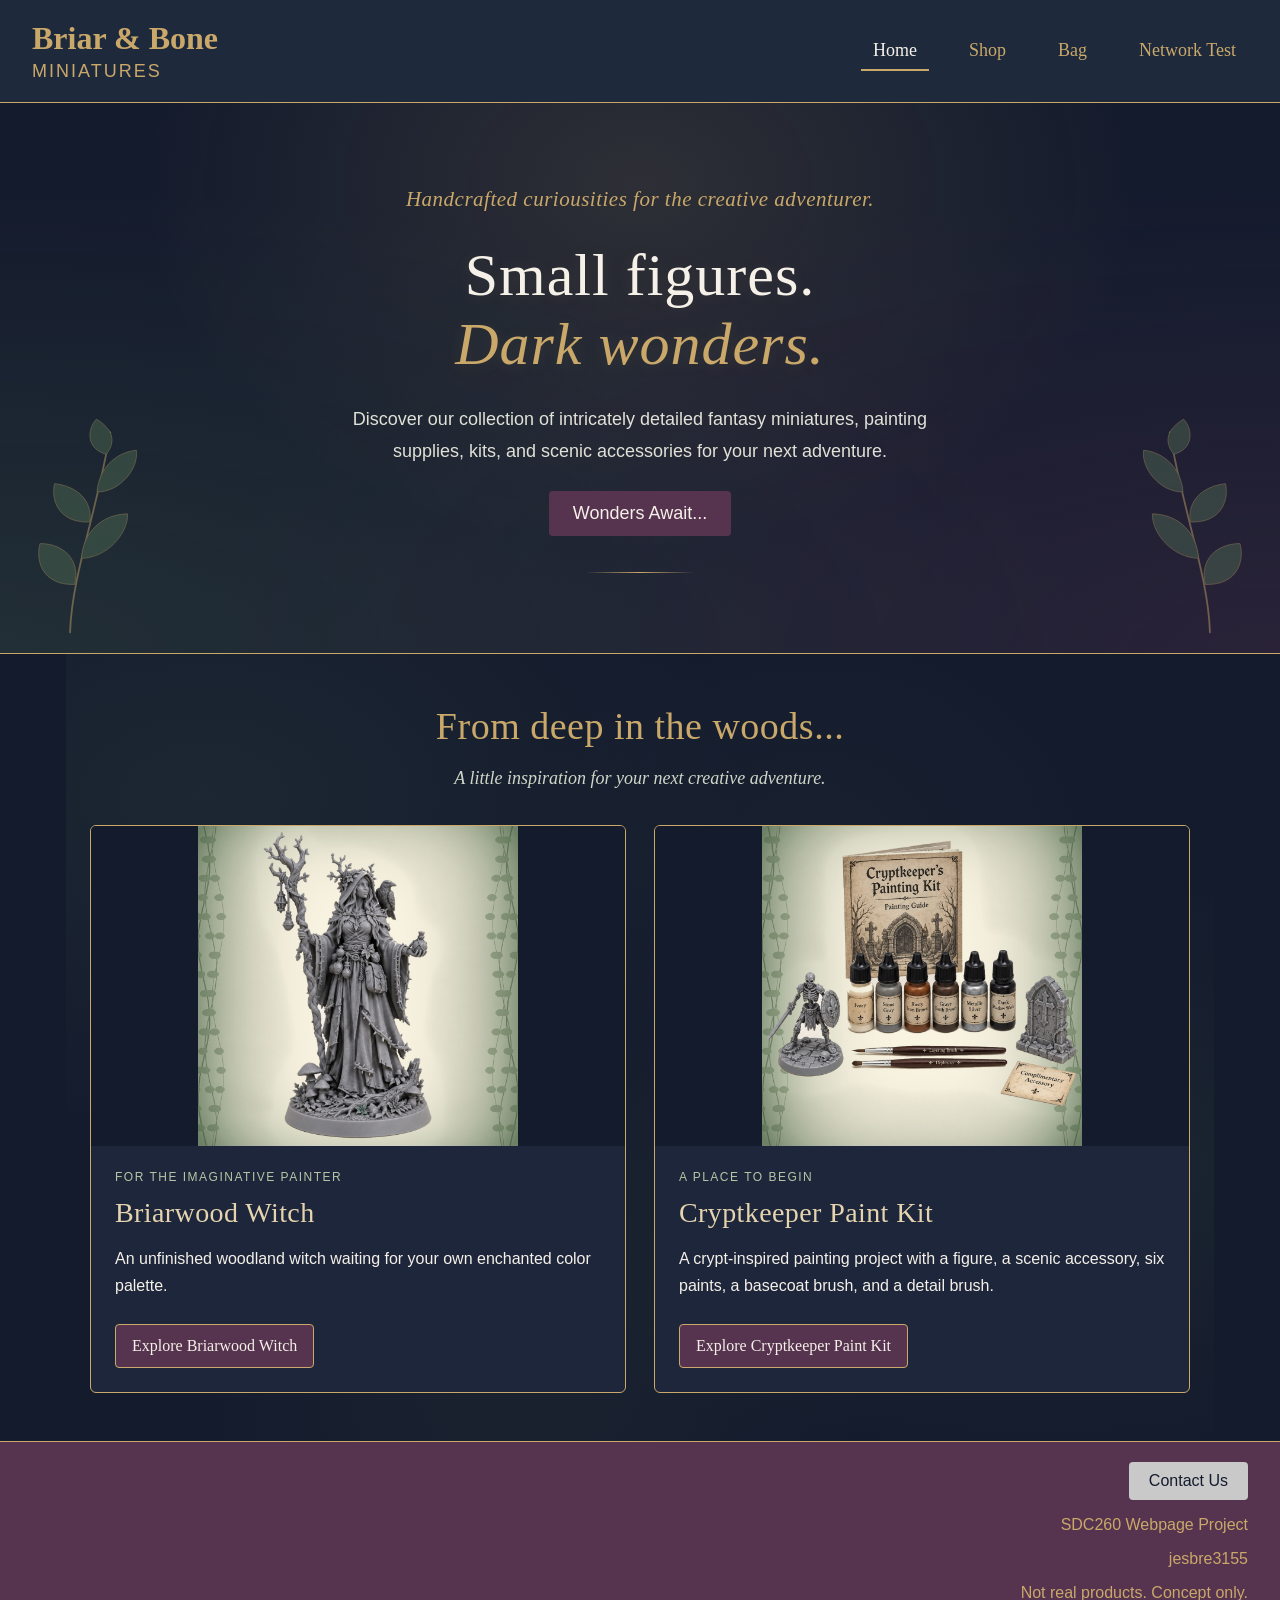
<file: index.html>
<!DOCTYPE html>
<html lang="en">
<head>
<!--
Name: Jessica Hussain
Last Updated: 11/06/2026
Project: Briar & Bone
-->

<meta charset="UTF-8">
<meta name="viewport" content="width=device-width, initial-scale=1.0">

<title> Briar &amp; Bone | Fantasy Miniatures</title>

<link rel="stylesheet" href="CSS/stylesheet.css">
</head>

<body>

    <!--Header-->
    <header class="site-header">
        <div class="logo">
            <h1> Briar &amp; Bone</h1>
            <p>Miniatures</p>
        </div>

        <!--Navigation-->
        <nav aria-label="Main navigation">

            <ul>
                <li>
                    <a href="index.html" aria-current="page">Home</a>
                </li>
                <li>
                    <a href="shop.html">Shop</a>
                </li>         
                <li>
                    <a href="bag.html">Bag</a>
                </li>
                <li>
                    <a href="network.html">Network Test</a>
                </li>
            </ul>

        </nav>
    </header>

    <!--Homepage-->
    <main>
        <!--Store Introduction-->
        <section class="hero" aria-labelledby="hero-heading">
    <!-- Decorative woodland sprigs -->
    <div class="hero-botanicals" aria-hidden="true">
        <svg
            class="woodland-sprig woodland-sprig-left"
            viewBox="0 0 120 180"
            width="120"
            height="180"
            focusable="false"
        >
            <path
                class="sprig-stem"
                d="M24 170 C35 125 65 80 91 15"
            />

            <g class="sprig-leaves">
                <path d="M36 132 C8 127 9 104 15 93 C34 97 45 113 36 132Z" />
                <path d="M46 112 C67 116 88 100 91 84 C70 80 52 91 46 112Z" />
                <path d="M59 84 C34 80 31 60 37 47 C55 53 65 67 59 84Z" />
                <path d="M70 61 C89 65 108 49 109 34 C90 32 75 44 70 61Z" />
                <path d="M84 32 C69 25 72 9 82 2 C93 12 95 23 84 32Z" />
            </g>
        </svg>

        <svg
            class="woodland-sprig woodland-sprig-right"
            viewBox="0 0 120 180"
            width="120"
            height="180"
            focusable="false"
        >
            <path
                class="sprig-stem"
                d="M24 170 C35 125 65 80 91 15"
            />

            <g class="sprig-leaves">
                <path d="M36 132 C8 127 9 104 15 93 C34 97 45 113 36 132Z" />
                <path d="M46 112 C67 116 88 100 91 84 C70 80 52 91 46 112Z" />
                <path d="M59 84 C34 80 31 60 37 47 C55 53 65 67 59 84Z" />
                <path d="M70 61 C89 65 108 49 109 34 C90 32 75 44 70 61Z" />
                <path d="M84 32 C69 25 72 9 82 2 C93 12 95 23 84 32Z" />
            </g>
        </svg>
    </div>
            
            <p class="hero-intro">Handcrafted curiousities for the creative adventurer.</p>

            <h2 id="hero-heading">Small figures. <br><span>Dark wonders.</span></h2> <!-- Added span for styling "Dark wonders." -->
            <p class="hero-description">Discover our collection of intricately detailed 
            fantasy miniatures, painting supplies, kits, and scenic accessories for your next adventure.</p>

            <a href="shop.html" class="shop-now-button">Wonders Await...</a>
        </section>

        <!--Featured Products Section-->
    
        <section class="featured-products" aria-labelledby="featured-heading">
            <h2 id="featured-heading">From deep in the woods...</h2>

             <p class="featured-intro">
             A little inspiration for your next creative adventure.
            </p>

            <div class="featured-grid">

    <!-- Featured miniature -->

            <article class="featured-card">
                <img src="images/Briarwood-Witch.jpg" 
                    alt="Briarwood Witch miniature"
                    class="featured-image">

                <div class="featured-content">
                    <p class="featured-label">For the imaginative painter</p>

                    <h3>Briarwood Witch</h3>

                    <p>An unfinished woodland witch waiting for your own
                    enchanted color palette.</p>

                    <a class="featured-link" href="shop.html#briarwood-witch">
                    Explore Briarwood Witch
                    </a>
                </div>
            </article>

    <!-- Featured painting kit -->
            <article class="featured-card">
                <img src="images/Cryptkeeper-Paint-Kit.jpg"
                    alt="Cryptkeeper Paint Kit"
                    class="featured-image">

                <div class="featured-content">
                    <p class="featured-label">A place to begin</p>

                    <h3>Cryptkeeper Paint Kit</h3>
                    <p>A crypt-inspired painting project with a figure,
                    a scenic accessory, six paints, a basecoat brush,
                    and a detail brush.</p>

                    <a class="featured-link" href="shop.html#cryptkeeper-kit">
                        Explore Cryptkeeper Paint Kit
                    </a>
                </div>
            </article>

            </div>

        </section>

    </main>

    

    <!--Footer-->
        <footer class="site-footer">
            <a href="contact.html" class="contact-link">Contact Us</a>

            <p>SDC260 Webpage Project</p>
            <p>jesbre3155</p>
            <p>Not real products. Concept only.</p>
        </footer>

</body>
</html>
</file>
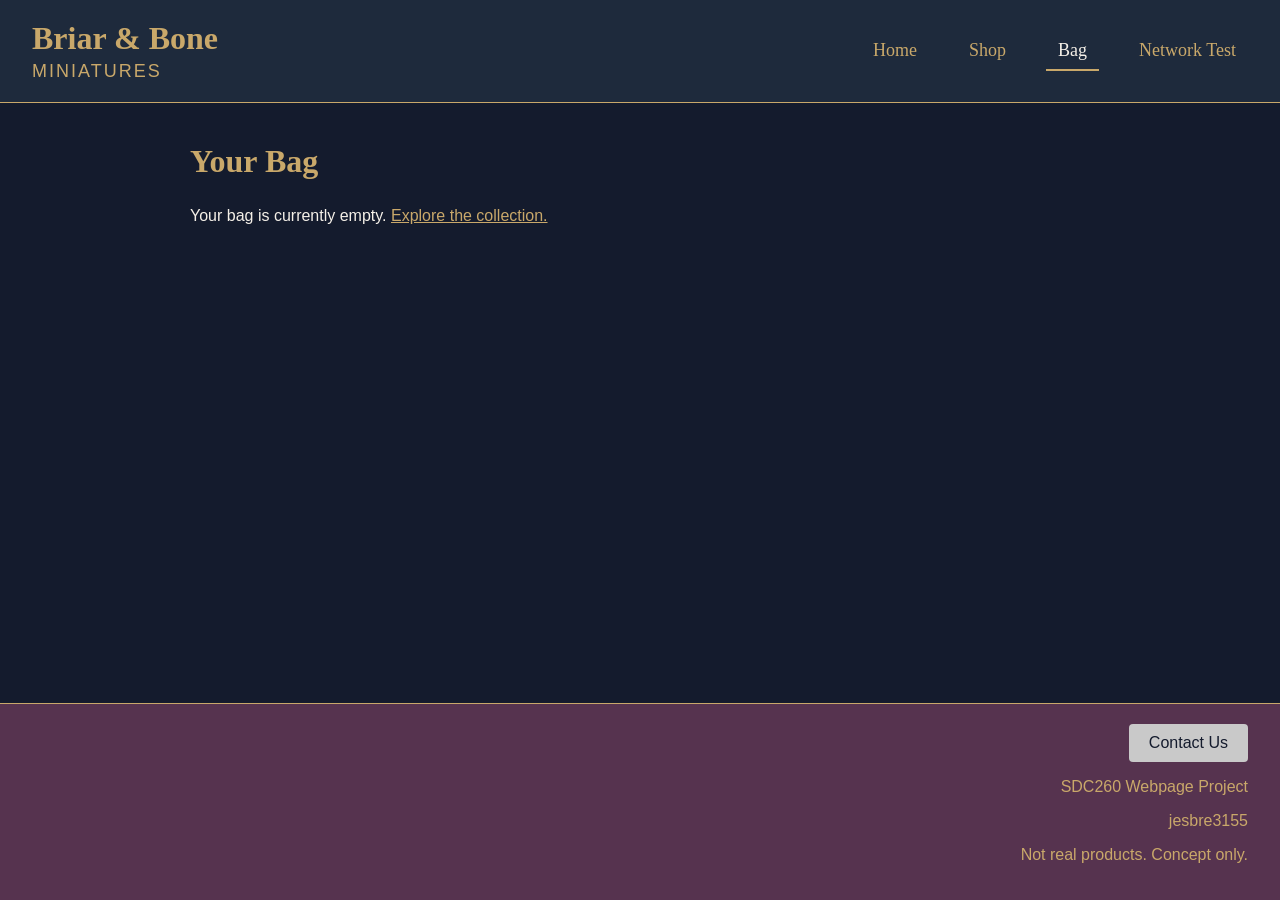
<file: bag.html>
<!DOCTYPE html>
<html lang="en">
<head>
<!--
Name: Jessica Hussain
Last Updated: 11/06/2026
Project: Briar & Bone
--> 

    <meta charset="UTF-8">
    <meta name="viewport" content="width=device-width, initial-scale=1.0">

    <link rel="stylesheet" href="CSS/stylesheet.css">

    <script src="JS/product-data.js" defer></script>
    <script src="JS/cart.js" defer></script>
    <script src="JS/bag.js" defer></script>

    <title>Bag | Briar &amp; Bone</title>
</head>

<body>
    <!--Store Header-->
    <header class="site-header">
          <div class="logo">
            <h1> Briar &amp; Bone</h1>
            <p>Miniatures</p>
        </div>

        <nav aria-label="Main navigation">
            <ul>
                <li>
                    <a href="index.html">Home</a>
                </li>
                <li>
                    <a href="shop.html">Shop</a>
                </li>         
                <li>
                    <a href="bag.html" aria-current="page">Bag</a>
                </li>
                <li>
                    <a href="network.html">Network Test</a>
                </li>
            </ul>
        </nav>
    </header>

    <!-- Shopping Bag -->
    <main>
        <section class="shopping-bag" aria-labelledby="bag-heading">
            <h2 id="bag-heading">Your Bag</h2>

            <!-- JavaScript shows this only when the bag is empty. -->
            <p id="empty-bag-message" hidden>
                Your bag is currently empty.
                <a href="shop.html">Explore the collection.</a>
            </p>

            <!-- JavaScript inserts the saved items here. -->
            <div id="bag-items"></div>

            <!-- JavaScript shows the summary when items are present. -->
            <div id="bag-summary" class="bag-summary" hidden>
                <p class="bag-total">
                    Subtotal: $<span id="bag-subtotal">0.00</span>
                </p>

                <p>Any coupon discount will be applied at checkout.</p>

                <button
                    type="button"
                    id="clear-bag-button"
                    class="bag-remove-button"
                >
                    Clear Bag
                </button>

                <a href="checkout.html" class="checkout-link">
                    Proceed to Checkout
                </a>

                <p id="bag-action-message" role="status"></p>
            </div>

            <noscript>
                <p>Please enable JavaScript to view your shopping bag.</p>
            </noscript>

        </section>
    </main>

    <!--Footer-->
    <footer class="site-footer">
            <a href="contact.html" class="contact-link">Contact Us</a>

            <p>SDC260 Webpage Project</p>
            <p>jesbre3155</p>
            <p>Not real products. Concept only.</p>
    </footer>

</body>
</html>
</file>
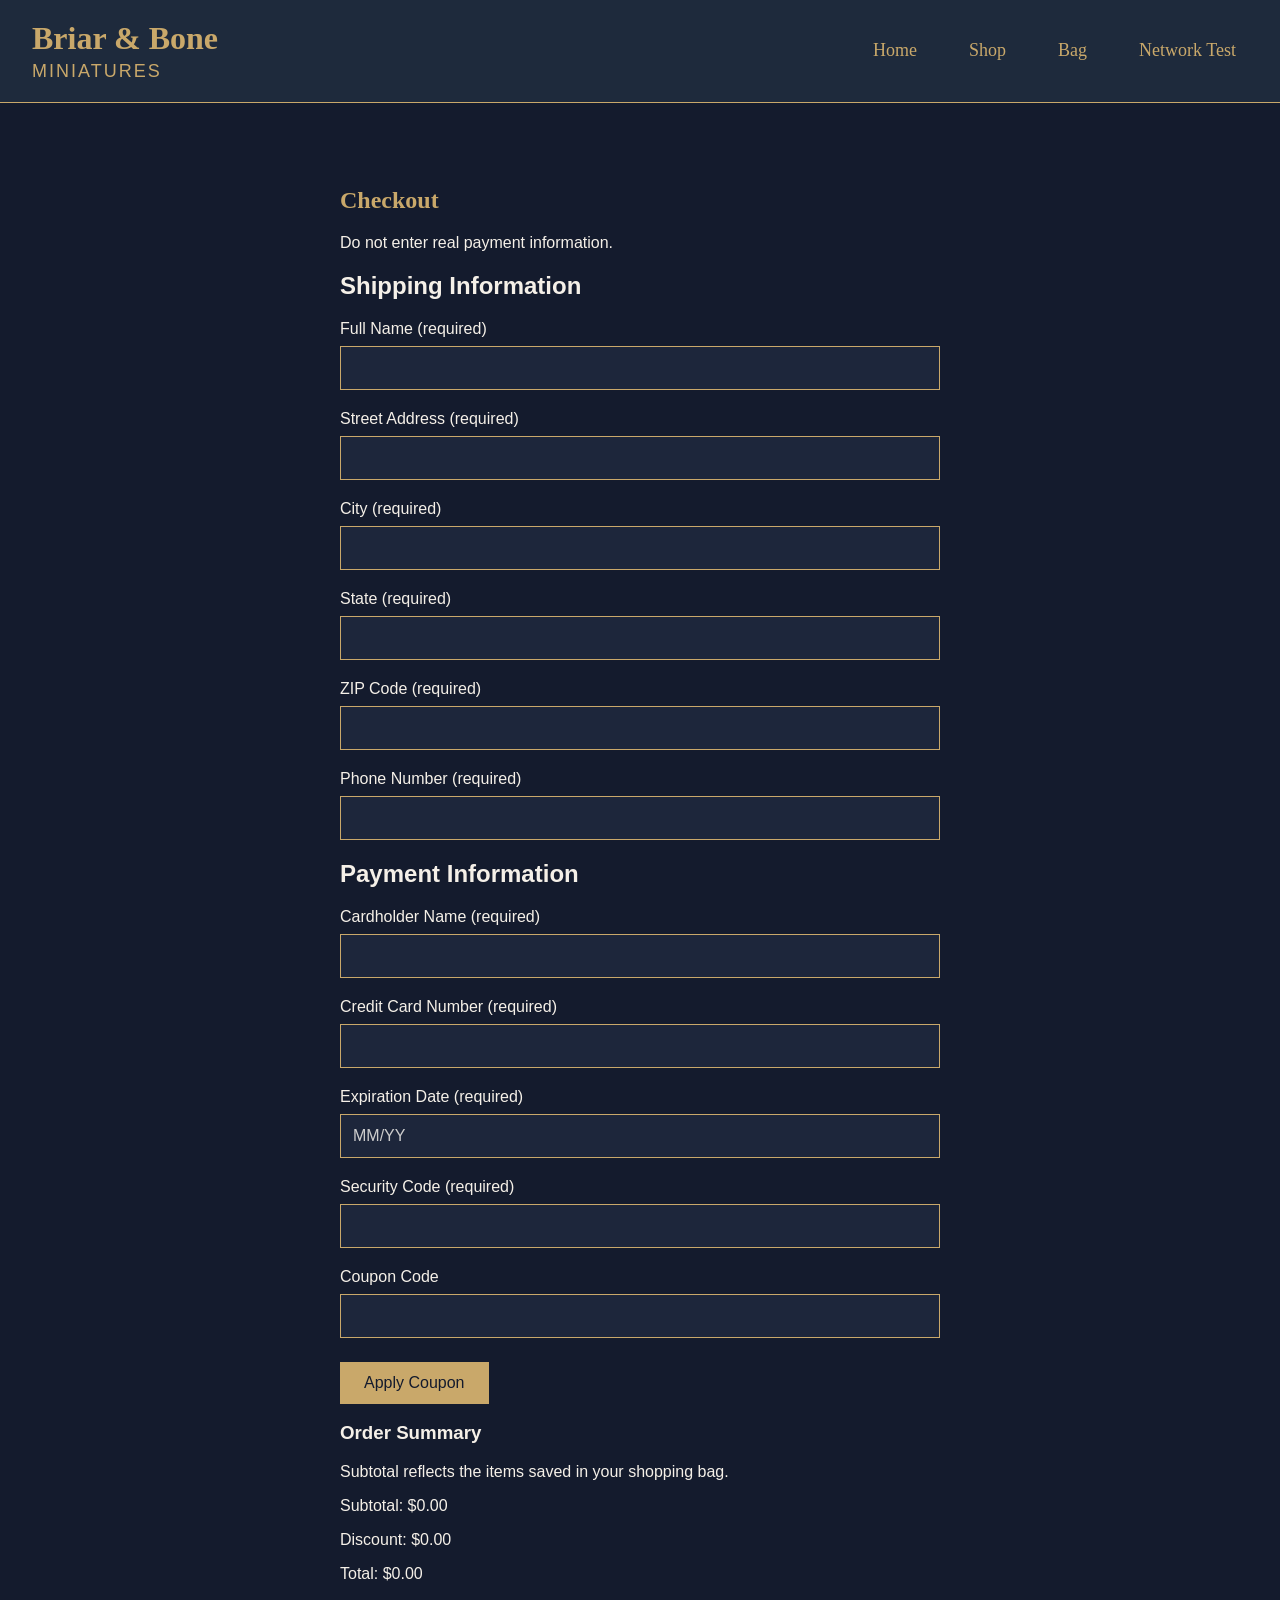
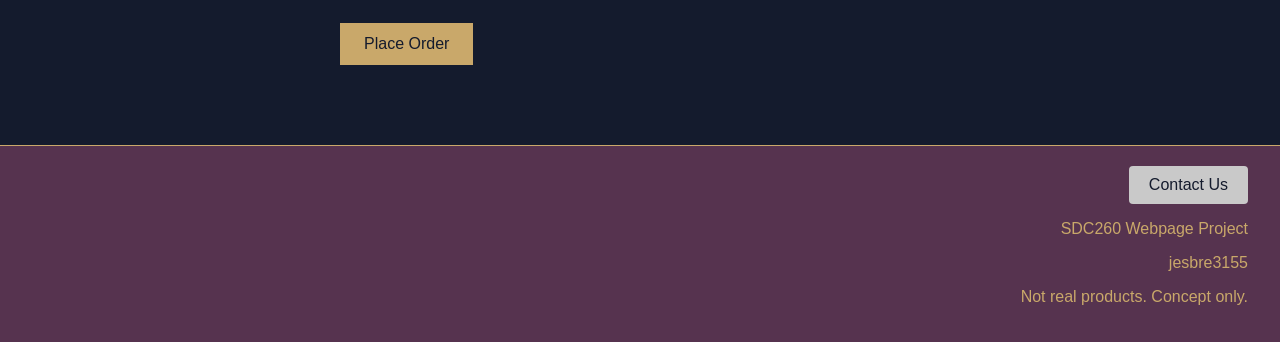
<file: checkout.html>
<!DOCTYPE html>
<html lang="en">
<head>
<!--
Name: Jessica Hussain
Last Updated: 11/06/2026
Project: Briar & Bone
-->
    <meta charset="UTF-8">
    <meta name="viewport" content="width=device-width, initial-scale=1.0">

    <link rel="stylesheet" href="CSS/stylesheet.css">
    <script src="JS/product-data.js"></script>
    <script src="JS/cart.js"></script>

    <title>Checkout</title>
</head>

<body>
    <!--Header-->
    <header class="site-header">
        <div class="logo">
            <h1> Briar &amp; Bone</h1>
            <p>Miniatures</p>
        </div>

        <!--Navigation-->
        <nav aria-label="Main navigation">

            <ul>
                <li>
                    <a href="index.html">Home</a>
                </li>
                <li>
                    <a href="shop.html">Shop</a>
                </li>         
                <li>
                    <a href="bag.html">Bag</a>
                </li>
                <li>
                    <a href="network.html">Network Test</a>
                </li>
            </ul>

        </nav>
    </header>

    <main>
        <section class="checkout">
        <h1>Checkout</h1>

        <p>Do not enter real payment information.</p>

        <form class="shipping-form">
            <h2>Shipping Information</h2>
            <label for="shipping-name">Full Name (required)</label>
            <input
                type="text"
                id="shipping-name"
                name="shippingName"
                required
  >

            <label for="street-address">Street Address (required)</label>
            <input
                type="text"
                id="street-address"
                name="streetAddress"
                required
  >

            <label for="city">City (required)</label>
            <input
                type="text"
                id="city"
                name="city"
                required
            >

            <label for="state">State (required)</label>
            <input
                type="text"
                id="state"
                name="state"
                required
            >

            <label for="zip-code">ZIP Code (required)</label>
            <input
                type="text"
                id="zip-code"
                name="zipCode"
                inputmode="numeric"
                required
            >

            <label for="phone-number">Phone Number (required)</label>
            <input
                type="tel"
                id="phone-number"
                name="phoneNumber"
                required
            >
        </form>

        <form class="checkout-form">
            <h2>Payment Information</h2>
            <label for="cardholder-name">
            Cardholder Name (required)
            </label>
            <input
                type="text"
                id="cardholder-name"
                name="cardholderName"
                required
                >

            <label for="card-number">
            Credit Card Number (required)
            </label>
            <input
                type="text"
                id="card-number"
                name="cardNumber"
                inputmode="numeric"
                required
                >

            <label for="expiration-date">
            Expiration Date (required)
            </label>
            <input
                type="text"
                id="expiration-date"
                name="expirationDate"
                placeholder="MM/YY"
                required
                >

            <label for="security-code">
            Security Code (required)
            </label>
            <input
                type="text"
                id="security-code"
                name="securityCode"
                inputmode="numeric"
                maxlength="4"
                required
            >

            <label for="coupon-code">Coupon Code</label>
            <input
                type="text"
                id="coupon-code"
                name="couponCode"
            >

            <button type="button" id="apply-coupon">Apply Coupon</button>

            <p id="coupon-message" aria-live="polite"></p>

            <h3>Order Summary</h3>
            <p>Subtotal reflects the items saved in your shopping bag.</p>

            <p>Subtotal: $<span id="order-subtotal"></span></p>
            <p>Discount: $<span id="order-discount"></span></p>
            <p>Total: $<span id="order-total"></span></p>

            <button type="submit">Place Order</button>
        </form>

        <p id="checkout-message" role ="status"></p>

         <section
            id="order-confirmation"
            hidden
            aria-labelledby="confirmation-heading"
        >
            <h2 id="confirmation-heading" tabindex="-1">
                Demo Order Confirmation
            </h2>

            <p>
                No payment was processed. This is a demonstration order.
            </p>

            <ul id="confirmation-items"></ul>

            <p>
                Subtotal: $<span id="confirmation-subtotal"></span>
            </p>
            <p>
                Discount: $<span id="confirmation-discount"></span>
            </p>
            <p>
                Total: $<span id="confirmation-total"></span>
            </p>

            <a href="shop.html">Continue Shopping</a>
        </section>
    </section>
        
    </main>

    <!--Footer-->
    <footer class="site-footer">
        <a href="contact.html" class="contact-link">Contact Us</a>

        <p>SDC260 Webpage Project</p>
        <p>jesbre3155</p>
        <p>Not real products. Concept only.</p>
    </footer>

    <script>
        const shippingForm = document.querySelector(".shipping-form");
        const checkoutForm = document.querySelector(".checkout-form");
        const checkoutMessage = document.querySelector("#checkout-message");

        //JavaScript run the validation when Place Order is clicked.
        shippingForm.noValidate = true;
        checkoutForm.noValidate = true;

        function showError(field, message) {
            field.setCustomValidity(message);
            field.reportValidity();
            field.focus();
            return false;
        }

        function validateRequiredFields(form) {
            const requiredFields = form.querySelectorAll("[required]");

            for (const field of requiredFields) {
            if (field.value.trim() === "") {
                return showError(field, "Please complete this required field.");
            }
            }

            return true;
        }

        function validateShipping() {
            if (!validateRequiredFields(shippingForm)) {
            return false;
            }

            const zipCode = document.querySelector("#zip-code");
            const phoneNumber = document.querySelector("#phone-number");

            // Accept 12345 or 12345-6789.
            const zipPattern = /^\d{5}(-\d{4})?$/;

            if (!zipPattern.test(zipCode.value.trim())) {
            return showError(
                zipCode,
                "Enter a ZIP code such as 12345 or 12345-6789."
            );
            }

            // Allow spaces, parentheses, periods, and hyphens.
            const phoneText = phoneNumber.value.trim();
            const phoneDigits = phoneText.replace(/\D/g, "");

            const allowedPhoneCharacters = /^\+?[\d\s().-]+$/;
            const validPhoneLength =
            phoneDigits.length === 10 ||
            (phoneDigits.length === 11 && phoneDigits.startsWith("1"));

            if (!allowedPhoneCharacters.test(phoneText) || !validPhoneLength) {
            return showError(
                phoneNumber,
                "Enter a 10-digit US phone number, optionally starting with 1."
            );
            }

            return true;
        }

        function validatePayment() {
            if (!validateRequiredFields(checkoutForm)) {
            return false;
            }

            const cardNumber = document.querySelector("#card-number");
            const expirationDate = document.querySelector("#expiration-date");
            const securityCode = document.querySelector("#security-code");

            // Allow digits with optional spaces or hyphens.
            const cardText = cardNumber.value.trim();
            const cardDigits = cardText.replace(/[\s-]/g, "");

            if (!/^[\d\s-]+$/.test(cardText) ||
                !/^\d{13,19}$/.test(cardDigits)) {
            return showError(
                cardNumber,
                "For this demo, enter 13 to 19 digits."
            );
            }

            const expirationText = expirationDate.value.trim();

            if (!/^(0[1-9]|1[0-2])\/\d{2}$/.test(expirationText)) {
            return showError(
                expirationDate,
                "Enter the expiration date as MM/YY."
            );
            }

            const dateParts = expirationText.split("/");
            const expirationMonth = Number(dateParts[0]);
            const expirationYear = 2000 + Number(dateParts[1]);

            const today = new Date();
            const currentMonth = today.getMonth() + 1;
            const currentYear = today.getFullYear();

            if (
            expirationYear < currentYear ||
            (expirationYear === currentYear &&
            expirationMonth < currentMonth)
            ) {
            return showError(
                expirationDate,
                "Enter an expiration date that has not passed."
            );
            }

            if (!/^\d{3,4}$/.test(securityCode.value.trim())) {
            return showError(
                securityCode,
                "Enter a 3- or 4-digit security code."
            );
            }

            return true;
        }

        // Clears error messages when the user edits a field.
        const allInputs = document.querySelectorAll(
            ".shipping-form input, .checkout-form input"
        );

        for (const input of allInputs) {
            input.addEventListener("input", function() {
            input.setCustomValidity("");
            checkoutMessage.textContent = "";
            });
        }

        checkoutForm.addEventListener("submit", function(event) {
            event.preventDefault();
            checkoutMessage.textContent = "";

            const cart = getCart();

    // Stop checkout if there are no items in the saved bag.
    if (cart.length === 0) {
        checkoutMessage.textContent =
            "Your bag is empty. Add an item before placing an order.";
        return;
    }

    // Refresh inventory before checking the saved bag.
    loadSavedInventory();

    // Check that every item still exists and has enough stock.
    for (const item of cart) {
        const product = products.find(function (catalogProduct) {
            return catalogProduct.id === item.id;
        });

        if (!product) {
            checkoutMessage.textContent =
                item.name +
                " is no longer available. Please remove it from your bag.";
            return;
        }

        if (item.quantity > product.stock) {
            checkoutMessage.textContent =
                "Only " + product.stock + " units of " +
                product.name +
                " remain. Please update your bag before checking out.";
            return;
        }
        }

            if (!validateShipping()) {
            return;
            }

                if (!validatePayment()) {
        return;
    }

    // Stop if the bag total changed after Checkout was opened.
    if (getCartSubtotal() !== orderSubtotal) {
        checkoutMessage.textContent =
            "Your bag changed. Reload Checkout to review the updated total.";
        return;
    }

    // Prepare the current and reduced inventory records.
    const previousInventory = {};
    const updatedInventory = {};

    products.forEach(function (product) {
        previousInventory[product.id] = product.stock;
        updatedInventory[product.id] = product.stock;
    });

    cart.forEach(function (item) {
        updatedInventory[item.id] -= item.quantity;
    });

    // Do not clear the bag unless inventory was saved.
    if (!saveInventory(updatedInventory)) {
        checkoutMessage.textContent =
            "Inventory could not be saved. Your order was not completed.";
        return;
    }

    // Clear the bag only after saving the reduced inventory.
    if (!saveCart([])) {
        const restored = saveInventory(previousInventory);

        checkoutMessage.textContent = restored
            ? "Your bag could not be cleared. Your order was not completed."
            : "A storage error occurred. Inventory may have changed. Do not retry this order until storage is checked.";
        return;
    }

    // Update the product records on this page.
    products.forEach(function (product) {
        product.stock = updatedInventory[product.id];
    });

    // Build the confirmation from the purchased items.
    const confirmationItems =
        document.getElementById("confirmation-items");

    confirmationItems.replaceChildren();

    cart.forEach(function (item) {
        const lineTotalCents =
            Math.round(item.price * 100) * item.quantity;

        const listItem = document.createElement("li");

        listItem.textContent =
            item.name + " — Quantity: " + item.quantity +
            " — $" + (lineTotalCents / 100).toFixed(2);

        confirmationItems.appendChild(listItem);
    });

    document.getElementById("confirmation-subtotal").textContent =
        orderSubtotal.toFixed(2);

    document.getElementById("confirmation-discount").textContent =
        appliedDiscount.toFixed(2);

    document.getElementById("confirmation-total").textContent =
        (orderSubtotal - appliedDiscount).toFixed(2);

    // Remove entered information and hide the completed forms.
    shippingForm.reset();
    checkoutForm.reset();

    shippingForm.hidden = true;
    checkoutForm.hidden = true;

    checkoutMessage.textContent =
        "Your demo order is complete. Your bag is now empty.";

    document.getElementById("order-confirmation").hidden = false;
    document.getElementById("confirmation-heading").focus();
    });

        shippingForm.addEventListener("submit", function(event) {
            event.preventDefault();
        });
    </script>
    <script>
        // Read the saved bag subtotal.
        const orderSubtotal = getCartSubtotal();

        //Track the discount applied to the order.
        let appliedDiscount = 0;

        const couponInput = document.querySelector("#coupon-code");
        const couponMessage = document.querySelector("#coupon-message");
        const applyCouponButton = document.querySelector("#apply-coupon");

        const subtotalDisplay = document.querySelector("#order-subtotal");
        const discountDisplay = document.querySelector("#order-discount");
        const totalDisplay = document.querySelector("#order-total");

        function updateOrderSummary(discountAmount) {
            appliedDiscount = discountAmount;

            const finalTotal = orderSubtotal - appliedDiscount;

            subtotalDisplay.textContent = orderSubtotal.toFixed(2);
            discountDisplay.textContent = appliedDiscount.toFixed(2);
            totalDisplay.textContent = finalTotal.toFixed(2);
        }

        function applyCoupon() {
            const enteredCode = couponInput.value.trim().toUpperCase();

            let discountAmount = 0;

            if (enteredCode === "") {
            couponMessage.textContent =
                "No coupon entered. No discount applied.";
            } else if (enteredCode === "SAVE10") {
            discountAmount = Math.round(orderSubtotal * 0.10 * 100) / 100;

            couponMessage.textContent =
                "SAVE10 applied! You received 10% off.";
            } else {
            couponMessage.textContent =
                "That coupon code does not exist.";
            }

            updateOrderSummary(discountAmount);
        }

        applyCouponButton.addEventListener("click", applyCoupon);

        // Remove the previous discount if the code is edited.
        couponInput.addEventListener("input", function() {
            couponMessage.textContent = "";
            updateOrderSummary(0);
        });

        // Show the starting subtotal and total when the page loads.
        updateOrderSummary(0);
    </script>

</body>
</html>
</file>
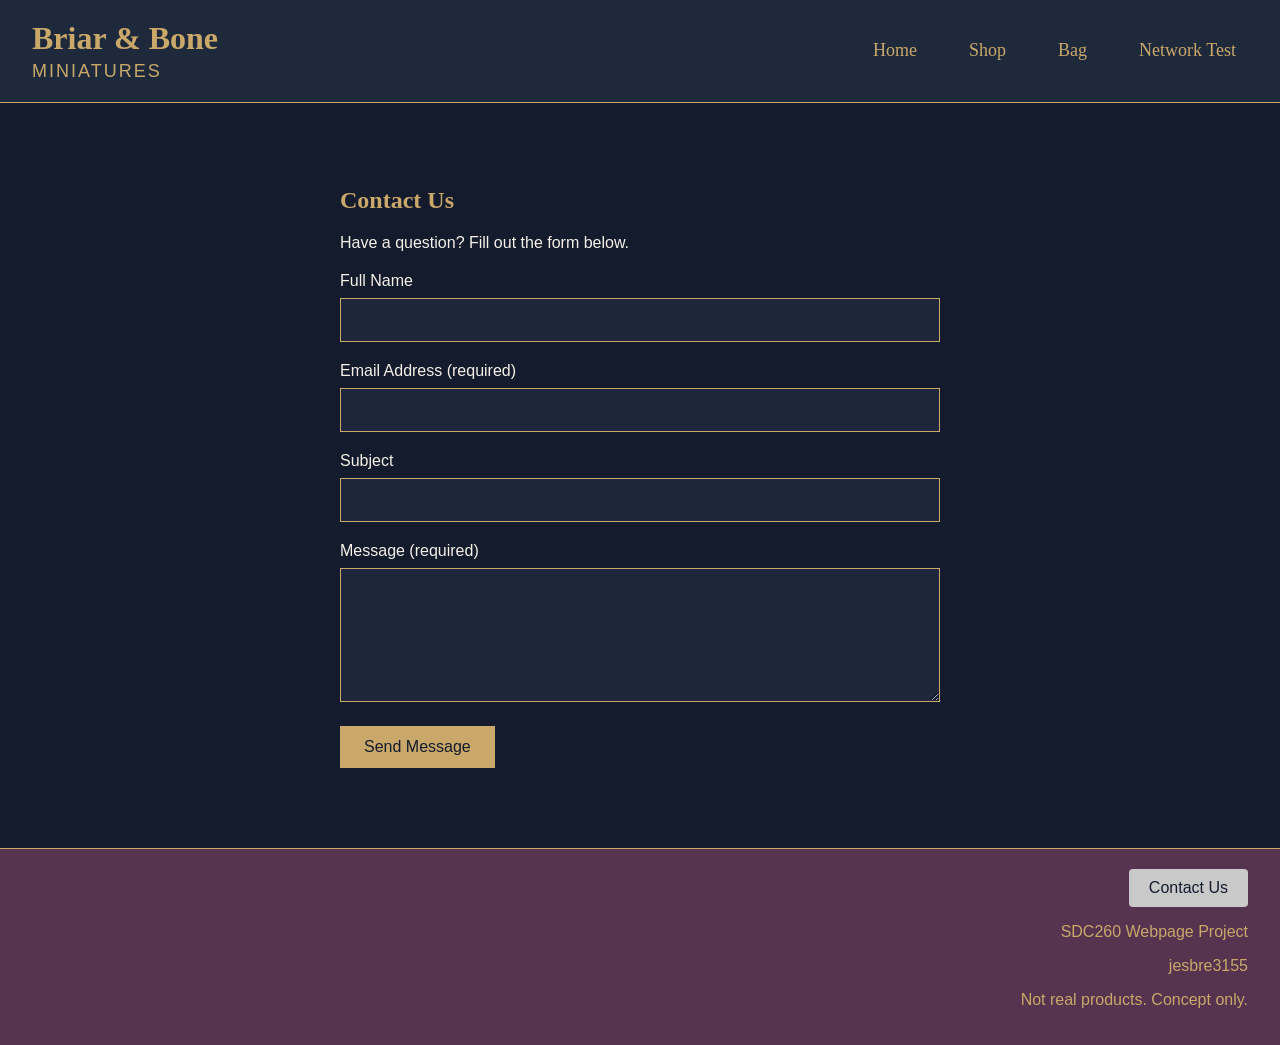
<file: contact.html>
<!DOCTYPE html>
<html lang="en">
<head>
<!--
Name: Jessica Hussain
Last Updated: 11/06/2026
Project: Briar & Bone
--> 

  <meta charset="UTF-8">
  <meta name="viewport" content="width=device-width, initial-scale=1.0">

  <title>Contact Us</title>
  <link rel="stylesheet" href="CSS/stylesheet.css">
</head>

<body>
   <!--Header-->
    <header class="site-header">
        <div class="logo">
            <h1> Briar &amp; Bone</h1>
            <p>Miniatures</p>
        </div>

        <!--Navigation-->
        <nav aria-label="Main navigation">

            <ul>
                <li>
                    <a href="index.html">Home</a>
                </li>
                <li>
                    <a href="shop.html">Shop</a>
                </li>         
                <li>
                    <a href="bag.html">Bag</a>
                </li>
                <li>
                    <a href="network.html">Network Test</a>
                </li>
            </ul>

        </nav>
    </header>

    <main>
        <section class="contact">
            <h1>Contact Us</h1>
            <p>Have a question? Fill out the form below.</p>

            <form class="contact-form">
                <label for="full-name">Full Name</label>
                <input
                type="text"
                id="full-name"
                name="fullName"
                >

                <label for="email">Email Address (required)</label>
                <input
                type="email"
                id="email"
                name="email"
                required
                >

                <label for="subject">Subject</label>
                <input
                type="text"
                id="subject"
                name="subject"
                >

                <label for="message">Message (required)</label>
                <textarea
                id="message"
                name="message"
                rows="6"
                required
                ></textarea>

                <button type="submit">Send Message</button>
            </form>
            <p id="contact-message" aria-live="polite"></p>
        </section>
    </main>

  <!--Footer-->
    <footer class="site-footer">

        <a href="contact.html" class="contact-link">Contact Us</a>

        <p>SDC260 Webpage Project</p>
        <p>jesbre3155</p>
        <p>Not real products. Concept only.</p>
    </footer>

    <script>
        const contactForm = document.querySelector(".contact-form");
        const emailField = document.querySelector("#email");
        const messageField = document.querySelector("#message");
        const contactMessage = document.querySelector("#contact-message");

        contactForm.noValidate = true;

        function showContactError(field, message) {
            field.setCustomValidity(message);
            field.reportValidity();
            field.focus();
            return false;
        }

        function validateContactForm() {
            emailField.setCustomValidity("");
            messageField.setCustomValidity("");

            emailField.value = emailField.value.trim();

            if (emailField.value === "") {
            return showContactError(
                emailField,
                "Please enter your email address."
            );
            }

            if (emailField.validity.typeMismatch) {
            return showContactError(
                emailField,
                "Please enter a valid email address."
            );
            }

            if (messageField.value.trim() === "") {
            return showContactError(
                messageField,
                "Please enter a message."
            );
            }

            return true;
        }

        contactForm.addEventListener("submit", function(event) {
            event.preventDefault();
            contactMessage.textContent = "";

            if (!validateContactForm()) {
            return;
            }

            contactMessage.textContent =
            "Your message has been sent. (Not really)";

            contactForm.reset();
        });

        const contactFields = contactForm.querySelectorAll("input, textarea");

        for (const field of contactFields) {
            field.addEventListener("input", function() {
            field.setCustomValidity("");
            contactMessage.textContent = "";
            });
        }
    </script>

</body>
</html>
</file>
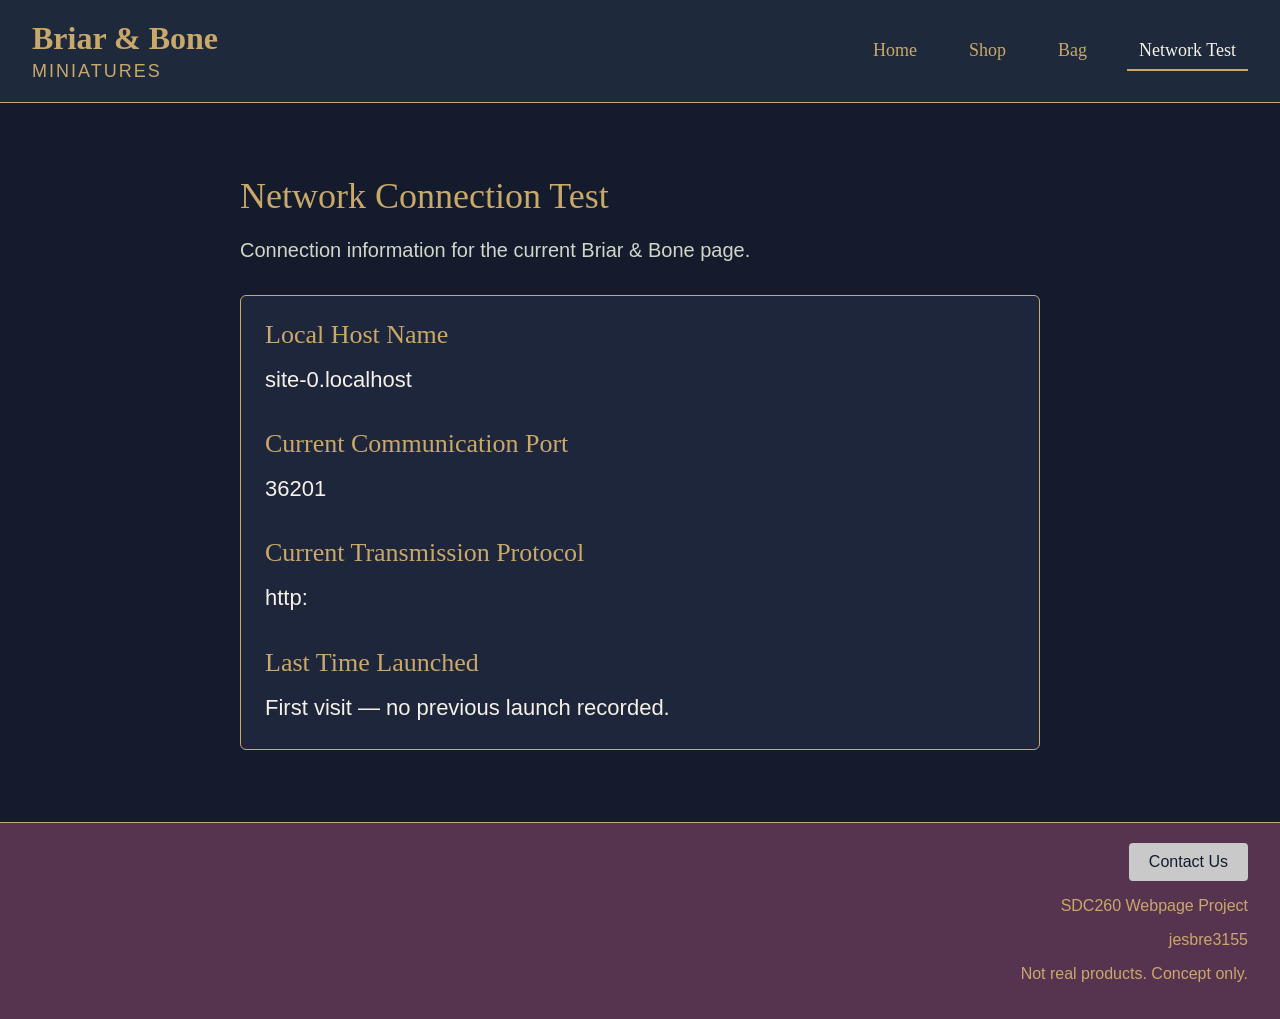
<file: network.html>
<!DOCTYPE html>
<html lang="en">
<head>
    <!--
    Name: Jessica Hussain
    Last Updated: 11/06/2026
    Project: Briar & Bone
    Assignment: Project: Grand Opening
    Purpose: Display connection information and the previous launch
    time to support local testing of the website.
    -->

    <meta charset="UTF-8">
    <meta name="viewport" content="width=device-width, initial-scale=1.0">

    <title>Briar &amp; Bone | Network Connection Test</title>

    <link rel="stylesheet" href="CSS/stylesheet.css">
    <script src="JS/network.js" defer></script>
</head>

<body>
    <!-- Header and main navigation -->
    <header class="site-header">
        <div class="logo">
            <h1>Briar &amp; Bone</h1>
            <p>Miniatures</p>
        </div>

        <nav aria-label="Main navigation">
            <ul>
                <li>
                    <a href="index.html">Home</a>
                </li>
                <li>
                    <a href="shop.html">Shop</a>
                </li>
                <li>
                    <a href="bag.html">Bag</a>
                </li>
                <li>
                    <a href="network.html" aria-current="page">
                        Network Test
                    </a>
                </li>
            </ul>
        </nav>
    </header>

    <main>
        <!-- Connection information populated by JavaScript -->
        <section class="network-test" aria-labelledby="network-heading">
            <h2 id="network-heading">Network Connection Test</h2>

            <p>
                Connection information for the current Briar &amp; Bone
                page.
            </p>

            <dl class="network-details">
                <dt>Local Host Name</dt>
                <dd id="network-host">Not checked yet</dd>

                <dt>Current Communication Port</dt>
                <dd id="network-port">Not checked yet</dd>

                <dt>Current Transmission Protocol</dt>
                <dd id="network-protocol">Not checked yet</dd>

                <dt>Last Time Launched</dt>
                <dd id="network-last-launch">Not checked yet</dd>
            </dl>

            <noscript>
                <p>
                    Enable JavaScript to display connection information.
                </p>
            </noscript>
        </section>
    </main>

    <!-- Footer -->
    <footer class="site-footer">
        <a href="contact.html" class="contact-link">Contact Us</a>

        <p>SDC260 Webpage Project</p>
        <p>jesbre3155</p>
        <p>Not real products. Concept only.</p>
    </footer>
</body>
</html>
</file>
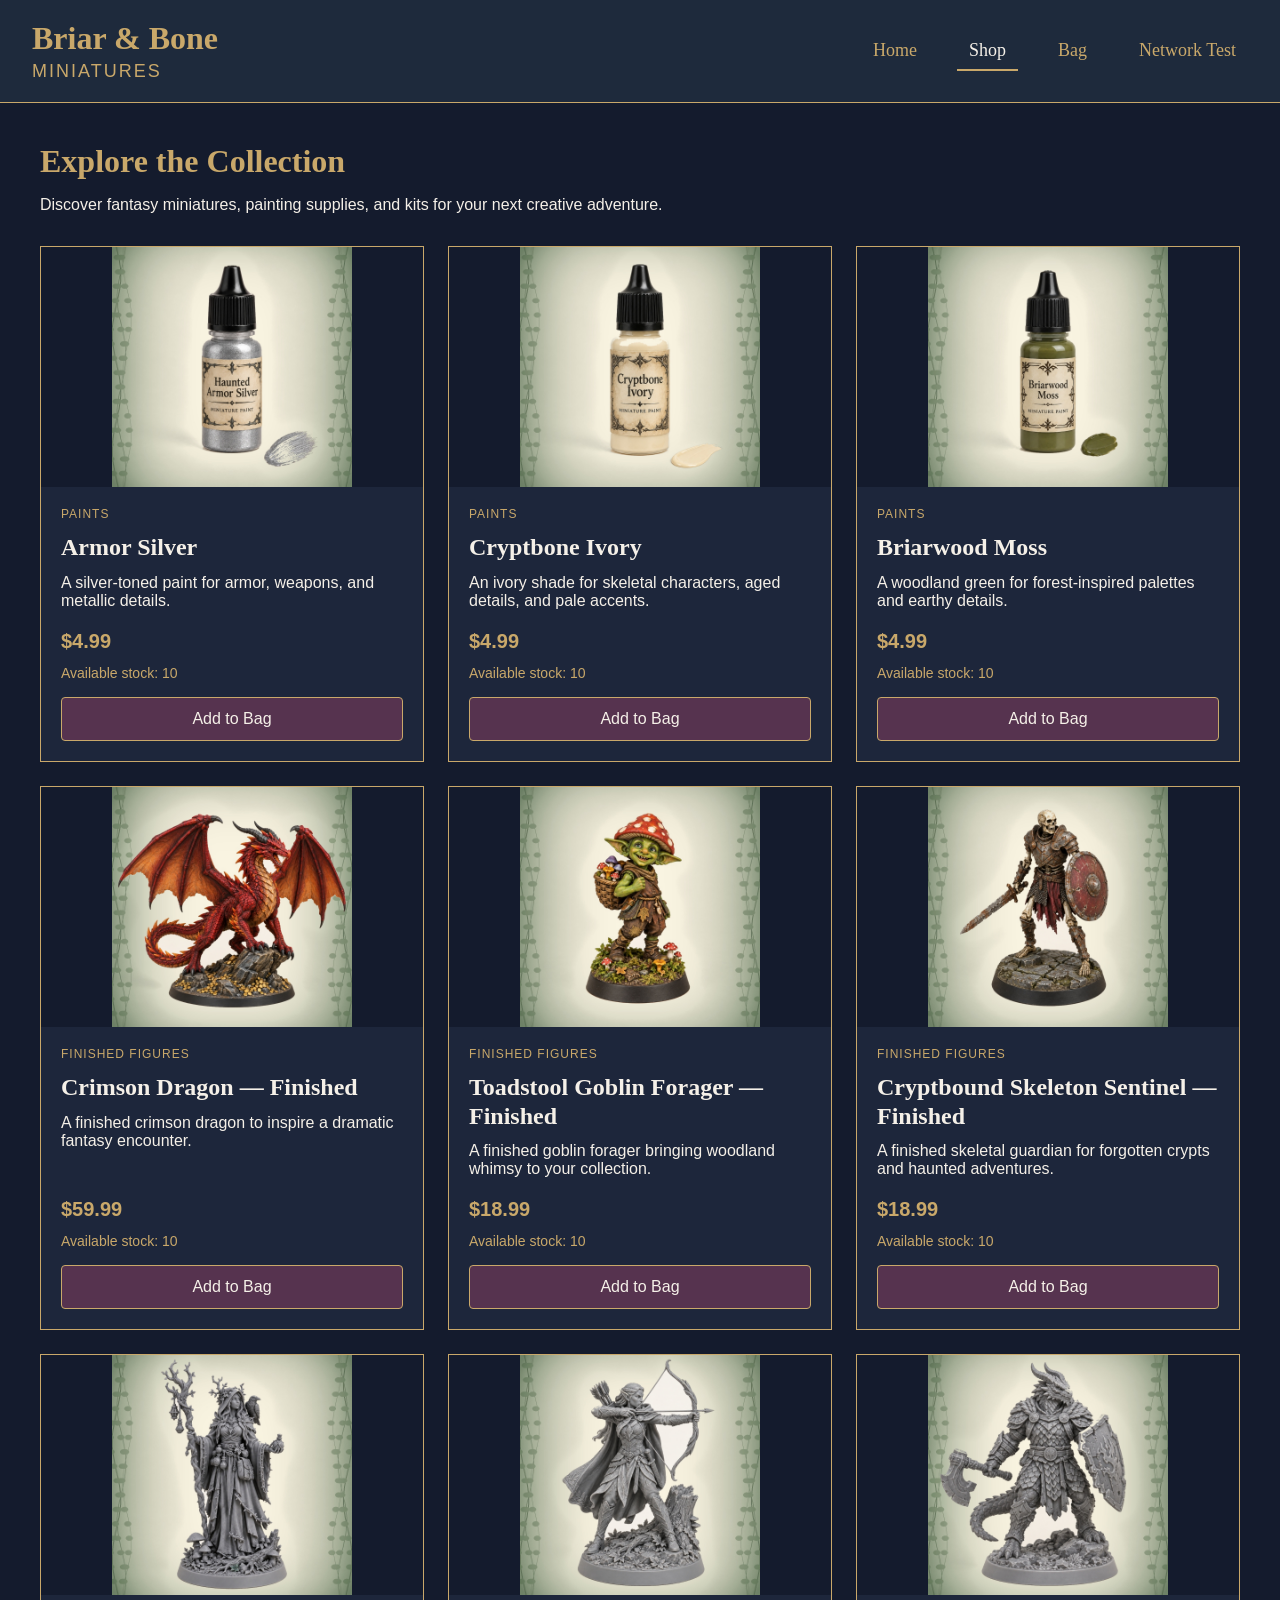
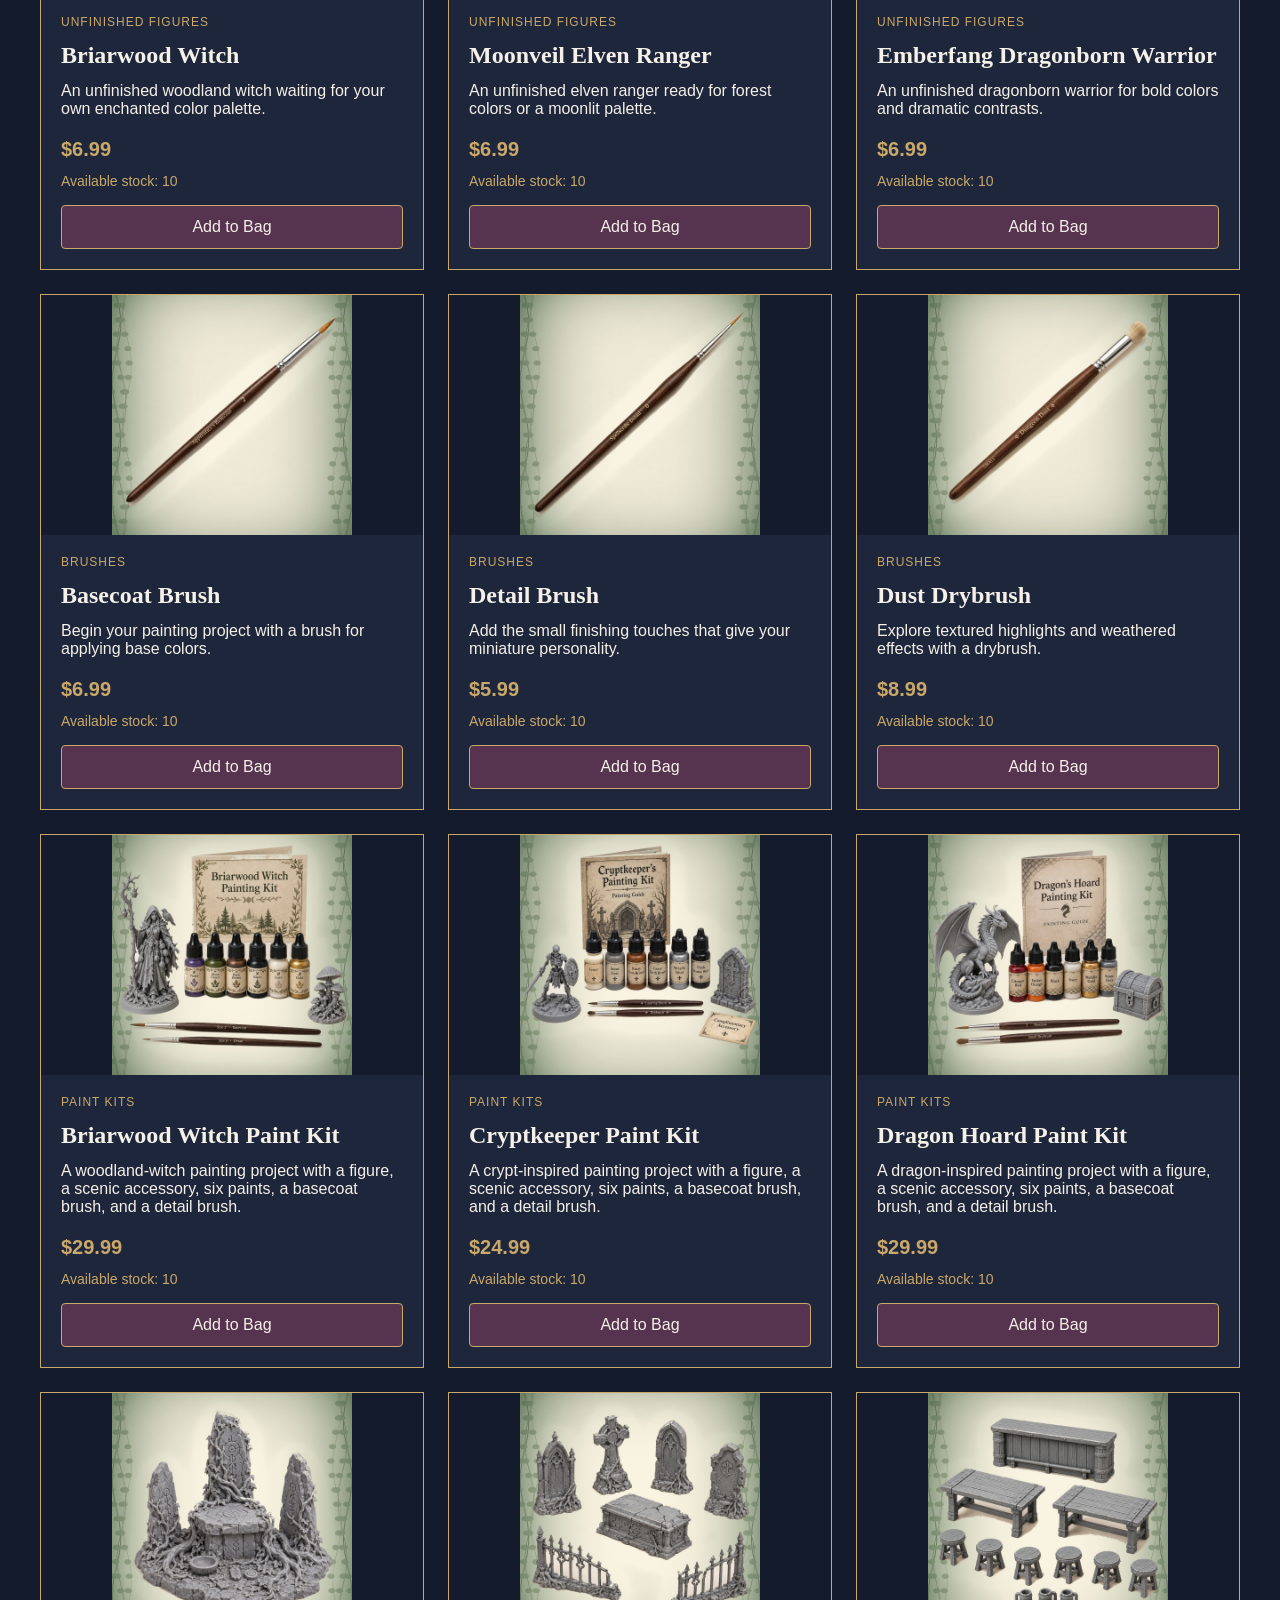
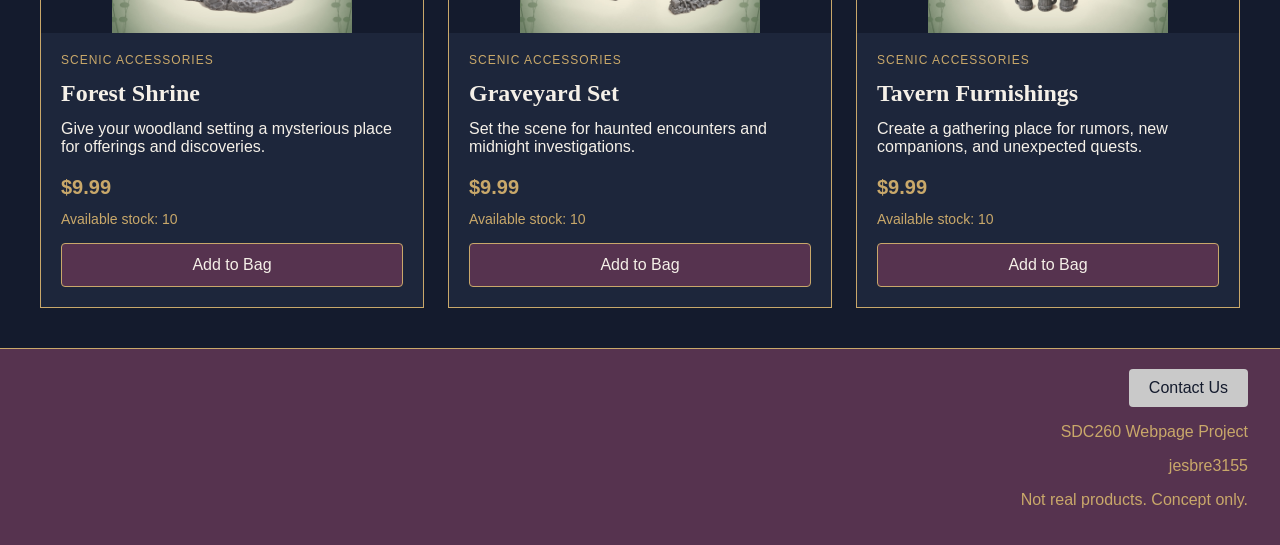
<file: shop.html>
<!DOCTYPE html>
<html lang="en">
<head>
<!--
Name: Jessica Hussain
Last Updated: 11/06/2026
Project: Briar & Bone
--> 

    <meta charset="UTF-8">
    <meta name="viewport" content="width=device-width, initial-scale=1.0">

      <link rel="stylesheet" href="CSS/stylesheet.css">

    <script src="JS/product-data.js" defer></script>
    <script src="JS/cart.js" defer></script>
    <script src="JS/products.js" defer></script>

    <title>Shop | Briar &amp; Bone</title>
</head>

<body>
    <!--Store Header-->
    <header class="site-header">
          <div class="logo">
            <h1> Briar &amp; Bone</h1>
            <p>Miniatures</p>
        </div>

        <nav aria-label="Main navigation">
            <ul>
                <li>
                    <a href="index.html">Home</a>
                </li>
                <li>
                    <a href="shop.html" aria-current="page">Shop</a>
                </li>         
                <li>
                    <a href="bag.html">Bag</a>
                </li>
                <li>
                    <a href="network.html">Network Test</a>
                </li>
            </ul>
        </nav>
    </header>

    <!-- Product Listings -->
<main>
       
    <section class="shop-catalog" aria-labelledby="catalog-heading">
        <h2 id="catalog-heading">Explore the Collection</h2>

        <p>
            Discover fantasy miniatures, painting supplies,
            and kits for your next creative adventure.
        </p>

        <!-- Shows feedback when a product is added. -->
        <p id="cart-feedback" class="cart-feedback" role="status"></p>

        <!-- Shows a confirmation when an item is added to the bag. -->
        <p id="cart-feedback" class="cart-feedback" role="status"></p>

        <!-- JavaScript inserts the product cards here. -->
        <div id="product-list" class="catalog-grid"></div>

        <noscript>
            <p>
                Please enable JavaScript to view the product catalog.
            </p>
        </noscript>
    </section>
</main>

    <!--Footer-->
    <footer class="site-footer">
            <a href="contact.html" class="contact-link">Contact Us</a>

            <p>SDC260 Webpage Project</p>
            <p>jesbre3155</p>
            <p>Not real products. Concept only.</p>
    </footer>

</body>
</html>
</file>
<file: CSS/stylesheet.css>
/*
Name: Jessica Hussain
Last Updated: 11/06/2026
Project: Briar & Bone
*/

/* Basic Page Appearance */
body {
    margin: 0; 
    min-height: 100vh;
    display: flex;
    flex-direction: column;

    background-color: #141b2d;
    color: #f5f0e8;
    font-family: Arial, Helvetica, sans-serif;
    line-height: normal; /* Adjusted line-height for better readability */
}

main {
    flex: 1; /* Ensures main content takes up available space */
}

.site-header,
footer {
    flex-shrink: 0; /* Prevents header and footer from shrinking */
}

/* Headings */
h1 {
    color: #c9a86a;
    font-family: Georgia, 'Times New Roman', Times, serif; 
}



/* Header Layout */
.site-header {
    display: flex;
    flex-wrap: wrap;
    align-items: center;
    justify-content: space-between; /* Space between logo and navigation */
    padding: 20px 32px;
    background-color: #1e2a3c;
    border-bottom: 1px solid #c9a86a;
}

/* Store Name and Tagline */
.logo h1 {
    margin: 0;
    font-size: 32px;
}

.logo p {
    margin: 4px 0 0 0;
    font-size: 18px;
    color: #c9a86a;
    text-transform: uppercase; /* Uppercase letters for tagline */
    letter-spacing: 2px;
}

/* Navigation Styling */
.site-header nav ul {
    display: flex;
    flex-wrap: wrap;
    gap: 28px;
    margin: 0;
    padding: 0;
    list-style: none;
}

/* Navigation Links */
.site-header nav a {
    display: inline-block;  
    padding: 8px 12px;
    font-family: Georgia, 'Times New Roman', Times, serif;
    text-decoration: none;
    color: #c9a86a;
    font-size: 18px;
    transition: color 0.3s ease;
    border-bottom: 2px solid transparent;
}

/* Navigation Link Hover Effect */
.site-header nav a:hover, 
.site-header nav a[aria-current="page"] { /* Highlights current page link */
    color: #f5f0e8;
    border-bottom: 2px solid #c9a86a;
}

.site-header nav a:focus {  /* Focus state for accessibility */
    outline: 2px solid #c9a86a;
    outline-offset: 4px;
}

/* Hero Section */
/* Enchanted woodland atmosphere behind the homepage introduction */
.hero {
    position: relative;
    overflow: hidden;
    text-align: center;
    padding: 80px 24px;
    border-bottom: 1px solid #c9a86a;

    background:
        radial-gradient(
            ellipse at 50% 15%,
            rgba(201, 168, 106, 0.14),
            transparent 55%
        ),
        radial-gradient(
            ellipse at bottom left,
            rgba(80, 110, 83, 0.24),
            transparent 60%
        ),
        radial-gradient(
            ellipse at bottom right,
            rgba(86, 51, 79, 0.32),
            transparent 60%
        ),
        #141b2d;
}

/* Gold ornament beneath the hero content */
.hero::after {
    content: "";
    display: block;
    width: 110px;
    height: 1px;
    margin: 36px auto 0;
    background: linear-gradient(
        to right,
        transparent,
        #c9a86a,
        transparent
    );
}

/* Hero Intro */
/* A quiet, woodland-inspired introduction */
.hero-intro {
    margin: 0 0 24px;
    color: #c9a86a;
    font-family: Georgia, "Times New Roman", serif;
    font-size: clamp(17px, 2vw, 21px);
    font-style: italic;
    line-height: 1.6;
    letter-spacing: 0.5px;
}

/* Hero Heading */
/* Storybook-style homepage heading */
.hero h2 {
    margin: 0;
    color: #f5f0e8;
    font-family: Georgia, "Times New Roman", serif;
    font-size: clamp(36px, 5vw, 60px);
    font-weight: normal;
    line-height: 1.15;
    letter-spacing: 1px;
    text-shadow: 0 2px 16px rgba(201, 168, 106, 0.12);
}

/* Emphasized Text in Hero Heading */
.hero h2 span {
    color: #c9a86a;
    font-style: italic;
}

/* Hero Description */
/* Keep longer text clear and comfortable to read */
.hero-description {
    max-width: 600px;
    margin: 24px auto;
    color: #e0e1d7;
    font-size: 18px;
    line-height: 1.8;
}

/* Shop Now Button */
.shop-now-button {
    display: inline-block;
    padding: 12px 24px;
    background-color: #56334f;
    color: #f5f0e8;
    text-decoration: none;
    font-size: 18px;
    border-radius: 4px;
    transition: background-color 0.3s ease, color 0.3s ease;
}

/* Footer Styling */
footer {
    background-color: #56334f;
    color: #c9a86a;
    text-align: right;
    padding: 20px 32px;
    border-top: 1px solid #c9a86a;
}

/* Shop catalog */
.shop-catalog {
    max-width: 1200px;
    margin: 0 auto;
    padding: 40px 24px;
}

.shop-catalog > h2 {
    margin: 0 0 16px;
    color: #c9a86a;
    font-family: Georgia, "Times New Roman", serif;
    font-size: 32px;
}

/* Arrange products in three equal columns */
.catalog-grid {
    display: grid;
    grid-template-columns: repeat(3, minmax(0, 1fr));
    gap: 24px;
    margin-top: 32px;
}

/* Individual product card */
.catalog-card {
    display: flex;
    flex-direction: column;
    min-width: 0;
    border: 1px solid #c9a86a;
    background-color: #1d263b;
}

/* Keep product images a consistent size */
.catalog-image {
    display: block;
    width: 100%;
    height: 240px;
    object-fit: contain;
    background-color: #141b2d;
}

/* Product text area */
.catalog-content {
    display: flex;
    flex-direction: column;
    flex-grow: 1;
    padding: 20px;
}

.catalog-category {
    margin: 0 0 12px;
    color: #c9a86a;
    font-size: 12px;
    letter-spacing: 1px;
    text-transform: uppercase;
}

.catalog-content h3 {
    margin: 0 0 12px;
    font-family: Georgia, "Times New Roman", serif;
    font-size: 24px;
    line-height: 1.2;
}

.catalog-description {
    margin: 0 0 20px;
}

.catalog-content .catalog-price {
    margin: auto 0 0;
    color: #c9a86a;
    font-size: 20px;
    font-weight: bold;
}

/* Available inventory shown on product cards */
.catalog-stock {
    margin: 12px 0 0;
    color: #c9a86a;
    font-size: 14px;
}

/* Medium screens: two columns */
@media (max-width: 1000px) {
  .catalog-grid {
    grid-template-columns: repeat(2, minmax(0, 1fr));
  }
}

/* Small screens: one column */
@media (max-width: 650px) {
  .catalog-grid {
    grid-template-columns: 1fr;
  }
}

/* Contact page */
.contact {
    max-width: 600px;
    margin: 40px auto;
    padding: 24px;
}

.contact h1 {
    color: #c9a86a;
}

.contact-form label {
    display: block;
    margin-top: 20px;
    margin-bottom: 8px;
}

.contact-form input,
.contact-form textarea {
    box-sizing: border-box;
    width: 100%;
    padding: 12px;
    border: 1px solid #c9a86a;
    background-color: #1d263b;
    color: white;
    font: inherit;
}

.contact-form button {
    margin-top: 20px;
    padding: 12px 24px;
    border: none;
    background-color: #c9a86a;
    color: #141b2d;
    font: inherit;
    cursor: pointer;
}

/* Contact link in the footer */
.contact-link {
    display: inline-block;
    padding: 10px 20px;
    background-color: #c9c9c9;
    color: #141b2d;
    text-decoration: none;
    font-size: 16px;
    border-radius: 4px;
    transition: background-color 0.3s ease, color 0.3s ease;
}

.contact-link:hover,
.contact-link:focus {
    background-color: #ffffff;
    color: #141b2d;
}

/* Checkout page */
.checkout {
    max-width: 600px;
    margin: 40px auto;
    padding: 24px;
    }

.checkout-form label,
.shipping-form label {
    display: block;
    margin-top: 20px;
    margin-bottom: 8px;
    }

.checkout-form input,
.shipping-form input {
    box-sizing: border-box;
    width: 100%;
    padding: 12px;
    border: 1px solid #c9a86a;
    background-color: #1d263b;
    color: #ffffff;
    font: inherit;
    }

.checkout-form input::placeholder {
    color: #cccccc;
    }

.checkout-form button {
    margin-top: 24px;
    padding: 12px 24px;
    border: none;
    background-color: #c9a86a;
    color: #141b2d;
    font: inherit;
    cursor: pointer;
}
.shop-now-button,
.checkout-link {
    display: inline-block;
    padding: 12px 24px;
    background-color: #56334f;
    color: #f5f0e8;
    text-decoration: none;
    font-size: 18px;
    border-radius: 4px;
    transition: background-color 0.3s ease, color 0.3s ease;
}
.shop-now-button:hover
.checkout-link:hover,
.checkout-link:focus {
    background: #c9a86a;
    color:#141b2d
}

/* Add to Bag buttons */
.add-to-bag-button {
    display: block;
    width: 100%;
    margin-top: 16px;
    padding: 12px 20px;
    border: 1px solid #c9a86a;
    border-radius: 4px;
    background-color: #56334f;
    color: #f5f0e8;
    font: inherit;
    cursor: pointer;
    transition: background-color 0.2s ease, color 0.2s ease;
}

.add-to-bag-button:hover {
    background-color: #c9a86a;
    color: #141b2d;
}

.add-to-bag-button:focus-visible {
    outline: 2px solid #f5f0e8;
    outline-offset: 4px;
}

/* Visible feedback after adding an item */
.cart-feedback {
    position: sticky;
    top: 12px;
    z-index: 10;
    color: #f5f0e8;
}

.cart-feedback:not(:empty) {
    padding: 14px 18px;
    border: 1px solid #c9a86a;
    border-radius: 4px;
    background-color: #56334f;
}

/* Shopping bag page */
.shopping-bag {
    max-width: 900px;
    margin: 0 auto;
    padding: 40px 24px;
}

.shopping-bag > h2 {
    margin-top: 0;
    color: #c9a86a;
    font-family: Georgia, "Times New Roman", serif;
    font-size: 32px;
}

#empty-bag-message a {
    color: #c9a86a;
}

.bag-item {
    margin-bottom: 20px;
    padding: 20px;
    border: 1px solid #c9a86a;
    background-color: #1d263b;
}

.bag-item h3 {
    margin-top: 0;
    color: #f5f0e8;
    font-family: Georgia, "Times New Roman", serif;
    font-size: 24px;
}

.bag-line-total {
    margin-bottom: 0;
    color: #c9a86a;
    font-weight: bold;
}

.bag-summary {
    margin-top: 28px;
    padding-top: 20px;
    border-top: 1px solid #c9a86a;
}

.bag-total {
    color: #c9a86a;
    font-size: 24px;
    font-weight: bold;
}

/* Quantity controls inside the shopping bag */
.bag-quantity-controls {
    display: flex;
    flex-wrap: wrap;
    align-items: center;
    gap: 12px;
    margin-top: 16px;
}

.bag-quantity-input {
    box-sizing: border-box;
    width: 80px;
    padding: 10px;
    border: 1px solid #c9a86a;
    border-radius: 4px;
    background-color: #141b2d;
    color: #f5f0e8;
    font: inherit;
}

.bag-update-button {
    padding: 10px 18px;
    border: 1px solid #c9a86a;
    border-radius: 4px;
    background-color: #56334f;
    color: #f5f0e8;
    font: inherit;
    cursor: pointer;
}

.bag-update-button:hover {
    background-color: #c9a86a;
    color: #141b2d;
}

.bag-quantity-input:focus-visible,
.bag-update-button:focus-visible {
    outline: 2px solid #f5f0e8;
    outline-offset: 3px;
}

.bag-quantity-message {
    color: #c9a86a;
}

.bag-quantity-message:empty {
    display: none;
}

.bag-quantity-message:empty {
    display: none;
}

/* Removes an individual product from the bag */
.bag-remove-button {
    margin-top: 16px;
    padding: 10px 18px;
    border: 1px solid #c9a86a;
    border-radius: 4px;
    background-color: transparent;
    color: #f5f0e8;
    font: inherit;
    cursor: pointer;
}

.bag-remove-button:hover {
    background-color: #56334f;
}

.bag-remove-button:focus-visible {
    outline: 2px solid #f5f0e8;
    outline-offset: 3px;
}

/* Unavailable products cannot be added to the bag. */
.add-to-bag-button[aria-disabled="true"],
.add-to-bag-button[aria-disabled="true"]:hover {
    background-color: #303747;
    color: #d2d2d2;
    border-color: #777777;
    cursor: not-allowed;
}

/* Homepage featured products */
/* Soft, mottled moss tones behind the featured products */
.featured-products {
    max-width: 1100px;
    margin: 0 auto;
    padding: 48px 24px;

    background:
        radial-gradient(
            ellipse at 12% 18%,
            rgba(80, 110, 83, 0.14),
            transparent 38%
        ),
        radial-gradient(
            ellipse at 85% 65%,
            rgba(66, 91, 65, 0.16),
            transparent 42%
        ),
        radial-gradient(
            ellipse at 40% 90%,
            rgba(106, 113, 69, 0.08),
            transparent 35%
        ),
        radial-gradient(
            ellipse at 65% 25%,
            rgba(80, 110, 83, 0.07),
            transparent 28%
        );
}

.featured-products > h2 {
    margin: 0 0 12px;
    color: #c9a86a;
    font-family: Georgia, "Times New Roman", serif;
    font-size: 32px;
    text-align: center;
}

.featured-intro {
    margin: 0 0 32px;
    color: #f5f0e8;
    font-size: 18px;
    line-height: 1.6;
    text-align: center;
}

/* Display the two featured cards side by side */
.featured-grid {
    display: grid;
    grid-template-columns: repeat(2, minmax(0, 1fr));
    gap: 28px;
}

/* Individual featured card */
.featured-card {
    display: flex;
    flex-direction: column;
    min-width: 0;
    overflow: hidden;
    border: 1px solid #c9a86a;
    border-radius: 6px;
    background-color: #1d263b;
}

/* Keep both images the same height without cropping */
.featured-image {
    display: block;
    width: 100%;
    height: 320px;
    object-fit: contain;
    background-color: #141b2d;
}

/* Featured product text */
.featured-content {
    display: flex;
    flex-direction: column;
    flex-grow: 1;
    padding: 24px;
}

.featured-label {
    margin: 0 0 12px;
    color: #c9a86a;
    font-size: 12px;
    letter-spacing: 1.5px;
    text-transform: uppercase;
}

.featured-content h3 {
    margin: 0 0 16px;
    color: #f5f0e8;
    font-family: Georgia, "Times New Roman", serif;
    font-size: 28px;
    line-height: 1.2;
}

.featured-content > p:not(.featured-label) {
    margin: 0 0 24px;
    color: #f5f0e8;
    font-size: 16px;
    line-height: 1.7;
}

/* Keep both product links aligned at the bottom */
.featured-link {
    align-self: flex-start;
    margin-top: auto;
    padding: 10px 16px;
    border: 1px solid #c9a86a;
    border-radius: 4px;
    background-color: #56334f;
    color: #f5f0e8;
    text-decoration: none;
    line-height: 1.4;
    transition: background-color 0.2s ease, color 0.2s ease;
}

.featured-link:hover {
    background-color: #c9a86a;
    color: #141b2d;
}

.featured-link:focus-visible {
    outline: 2px solid #f5f0e8;
    outline-offset: 4px;
}

/* Stack featured cards on smaller screens */
@media (max-width: 650px) {
    .featured-grid {
        grid-template-columns: 1fr;
    }

    .featured-image {
        height: 260px;
    }
}

/* Decorative botanical accents in the homepage hero */
.hero-botanicals {
    position: absolute;
    inset: 0;
    pointer-events: none;
}

.woodland-sprig {
    position: absolute;
    bottom: 16px;
    width: clamp(70px, 12vw, 145px);
    height: auto;
    opacity: 0.45;
}

.woodland-sprig-left {
    left: 20px;
    transform: rotate(-12deg);
}

.woodland-sprig-right {
    right: 20px;
    transform: scaleX(-1) rotate(-12deg);
}

.sprig-stem {
    fill: none;
    stroke: #c9a86a;
    stroke-width: 1.5;
    stroke-linecap: round;
}

.sprig-leaves {
    fill: #506e53;
    stroke: #c9a86a;
    stroke-width: 0.6;
}

/* Keep the ornaments small and faint on narrow screens */
@media (max-width: 650px) {
    .woodland-sprig {
        bottom: 8px;
        width: 65px;
        opacity: 0.25;
    }

    .woodland-sprig-left {
        left: 4px;
    }

    .woodland-sprig-right {
        right: 4px;
    }
}

/* Woodland typography for the homepage featured section */
.featured-products > h2 {
    font-size: clamp(28px, 4vw, 38px);
    font-weight: normal;
    line-height: 1.3;
    letter-spacing: 0.5px;
}

.featured-intro {
    color: #d1d7c8;
    font-family: Georgia, "Times New Roman", serif;
    font-style: italic;
}

.featured-content h3 {
    color: #e5d4ae;
    font-weight: normal;
    letter-spacing: 0.4px;
}

.featured-label {
    color: #b8c5a5;
}

.featured-link {
    font-family: Georgia, "Times New Roman", serif;
}

/* Network Connection Test page */
.network-test {
    max-width: 800px;
    margin: 40px auto;
    padding: 32px 24px;
}

.network-test > h2 {
    margin: 0 0 16px;
    color: #c9a86a;
    font-family: Georgia, "Times New Roman", serif;
    font-size: clamp(28px, 4vw, 36px);
    font-weight: normal;
}

.network-test > p {
    margin: 0 0 28px;
    color: #d1d7c8;
    font-size: 20px;
    line-height: 1.7;
}

/* Connection labels and dynamically populated values */
.network-details {
    margin: 0;
    padding: 24px;
    border: 1px solid #c9a86a;
    border-radius: 6px;
    background-color: #1d263b;
}

.network-details dt {
    margin-top: 32px;
    color: #c9a86a;
    font-family: Georgia, "Times New Roman", serif;
    font-size: 26px;
}

.network-details dt:first-child {
    margin-top: 0;
}

.network-details dd {
    margin: 12px 0 0;
    color: #f5f0e8;
    font-size: 22px;
    line-height: 1.6;
    overflow-wrap: anywhere;
}
</file>
